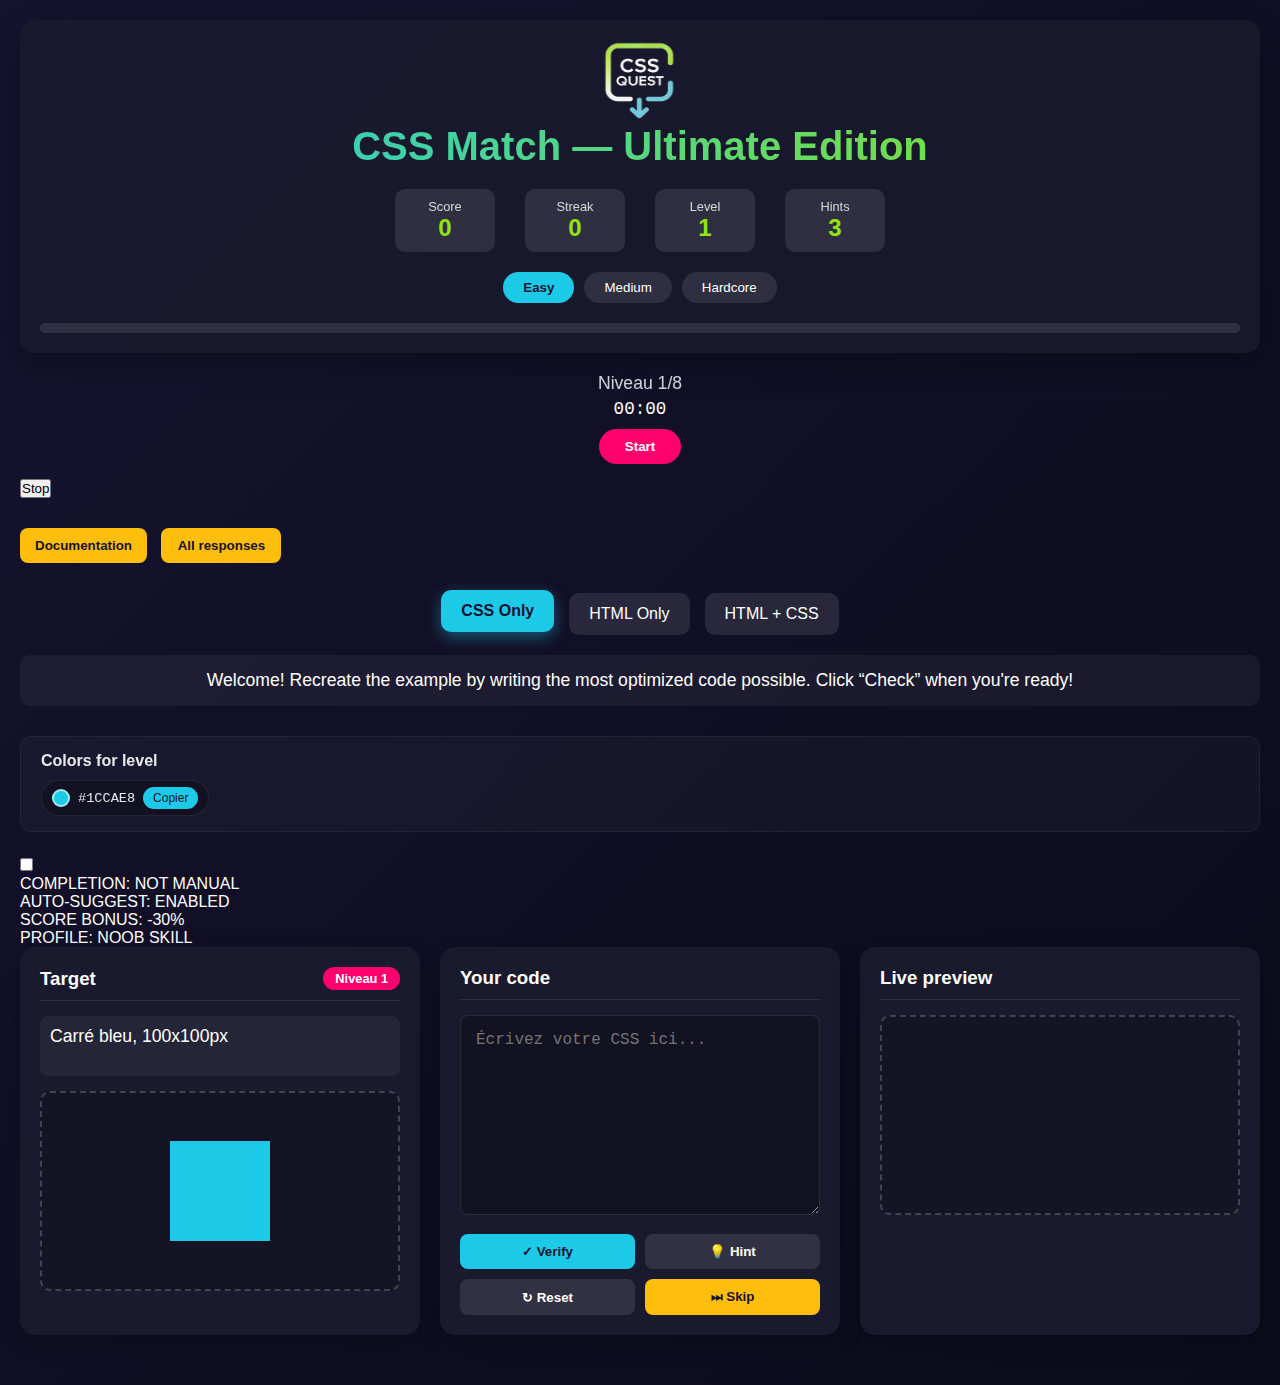
<file: index.html>
<!DOCTYPE html>
<html lang="fr">
<head>
    <meta charset="UTF-8">
    <meta name="viewport" content="width=device-width, initial-scale=1.0">
    <title>CSS Match — Ultimate Edition</title>
    <link rel="stylesheet" href="css/styles.css">
    <link rel="icon" type="image/x-icon" href="assets/logo.png">
</head>
<body>
    <div class="container">
        <div class="header">
          <img src="assets/logo.png" alt="" width="80" height="80">

            <h1>CSS Match — Ultimate Edition</h1>

            <div class="stats-bar">
                <div class="stat">
                    <span class="stat-label">Score</span>
                    <span class="stat-value" id="score">0</span>
                </div>
                <div class="stat">
                    <span class="stat-label">Streak</span>
                    <span class="stat-value" id="streak">0</span>
                </div>
                <div class="stat">
                    <span class="stat-label">Level</span>
                    <span class="stat-value" id="levelNum">1</span>
                </div>
                <div class="stat">
                    <span class="stat-label">Hints</span>
                    <span class="stat-value" id="hintsLeft">3</span>
                </div>
            </div>

            <div class="difficulty-selector">
                <button class="difficulty-btn active" onclick="setDifficulty('easy', this)">Easy</button>
                <button class="difficulty-btn" onclick="setDifficulty('medium', this)">Medium</button>
                <button class="difficulty-btn" onclick="setDifficulty('hard', this)">Hardcore</button>
            </div>

            <div class="progress-bar">
                <div class="progress-fill" id="progressFill" style="width: 0%"></div>
            </div>
        </div>

        <div class="level-counter" id="levelCounter">Level 1/8</div>
        <div class="timer" id="timerDisplay">00:00</div>
        <button id="start">Start</button>
        <button id="stop">Stop</button>

        

        <div class="achievements" id="achievements"></div>

  

          <button class="btn btn-warning"><a style="text-decoration: none; color:var(--background);" href="aide/index.html" target="_blank">Documentation</a></button>
 

          <button class="btn btn-warning" style="margin: 10px;"><a style="text-decoration: none; color:var(--background);" href="answer/index.html" target="_blank">All responses</a></button>

        <div class="level-selection">
            <button class="active" onclick="selectMode('css', this)">CSS Only</button>
            <button onclick="selectMode('html', this)">HTML Only</button>
            <button onclick="selectMode('htmlcss', this)">HTML + CSS</button>
        </div>

        <div class="instruction" id="instruction">
          Welcome! Recreate the example by writing the most optimized code possible. Click “Check” when you're ready!
        </div>
        <div class="result-message" id="resultMessage"></div>

            <!-- Palette de couleurs du niveau courant -->
            <div class="color-section">
              <h3>Colors for level</h3>
              <div class="color-palette" id="colorPalette"></div>
            </div>
  

            <!-- Checkbox -->

     
          
        <div class="checkbox-container">
          <input class="holo-checkbox-input" id="holo-check" type="checkbox" />
          <label class="holo-checkbox" for="holo-check">
            <div class="holo-box">
              <div class="holo-inner"></div>
              <div class="scan-effect"></div>
              <div class="holo-particles">
                <div class="holo-particle"></div>
                <div class="holo-particle"></div>
                <div class="holo-particle"></div>
                <div class="holo-particle"></div>
                <div class="holo-particle"></div>
                <div class="holo-particle"></div>
              </div>
        
              <div class="activation-rings">
                <div class="activation-ring"></div>
                <div class="activation-ring"></div>
                <div class="activation-ring"></div>
              </div>
        
              <div class="cube-transform">
                <div class="cube-face"></div>
                <div class="cube-face"></div>
                <div class="cube-face"></div>
                <div class="cube-face"></div>
                <div class="cube-face"></div>
                <div class="cube-face"></div>
              </div>
            </div>
        
            <div class="corner-accent"></div>
            <div class="corner-accent"></div>
            <div class="corner-accent"></div>
            <div class="corner-accent"></div>
        
            <div class="holo-glow"></div>
          </label>
        
          <div class="status-text"></div>
        
          <div class="frequency-spectrum">
            <div class="frequency-bar"></div>
            <div class="frequency-bar"></div>
            <div class="frequency-bar"></div>
            <div class="frequency-bar"></div>
            <div class="frequency-bar"></div>
            <div class="frequency-bar"></div>
            <div class="frequency-bar"></div>
            <div class="frequency-bar"></div>
            <div class="frequency-bar"></div>
            <div class="frequency-bar"></div>
            <div class="frequency-bar"></div>
            <div class="frequency-bar"></div>
            <div class="frequency-bar"></div>
            <div class="frequency-bar"></div>
            <div class="frequency-bar"></div>
            <div class="frequency-bar"></div>
            <div class="frequency-bar"></div>
            <div class="frequency-bar"></div>
            <div class="frequency-bar"></div>
            <div class="frequency-bar"></div>
          </div>
        
          <div class="data-chips">
            <div class="data-chip">COMPLETION: NOT MANUAL</div>
            <div class="data-chip">AUTO-SUGGEST: ENABLED</div>
            <div class="data-chip">SCORE BONUS: -30%</div>
            <div class="data-chip">PROFILE: NOOB SKILL</div>
          </div>
          
        </div>
        


         <!-- Checkbox -->

        

        <div class="game-container">
            <!-- Challenge Preview -->
            <div class="panel">
                <h3>
                    Target
                    <span class="level-badge" id="levelBadge">Level 1</span>
                </h3>
                <div class="challenge-description" id="challengeDesc"></div>
                <div class="preview-container">
                    <div id="challengePreview" class="preview-box"></div>
                </div>
            </div>

            <!-- Editor -->
            <div class="panel">
                <h3>Your code</h3>
                <textarea id="editor" placeholder="Écrivez votre CSS ici..."></textarea>
                <div class="actions">
                    <button class="btn btn-primary" onclick="checkAnswer()">✓ Verify</button>
                    <button class="btn btn-secondary" onclick="getHint()">💡 Hint</button>
                    <button class="btn btn-secondary" onclick="resetCode()">↻ Reset</button>
                    <button class="btn btn-warning" onclick="skipLevel()">⏭ Skip</button>
                </div>
                <div class="hint-box" id="hintBox"></div>
            </div>

            <!-- Preview -->
            <div class="panel">
                <h3>Live preview</h3>
                <div class="preview-container">
                    <div id="preview" class="preview-box"></div>
                </div>
                <div class="actions">
                 
                </div>
                <div class="comparison-view" id="comparisonView" style="display: none;"></div>
            </div>
        </div>

        

        <div class="feedback" id="feedback">
            <h2 id="feedbackTitle">Success !</h2>
            <p id="feedbackText">Good job !</p>
            <button class="btn btn-success" onclick="nextLevel()">Next Level →</button>
        </div>
    </div>

    <script src="js/script.js"></script>
</body>
</html>
</file>
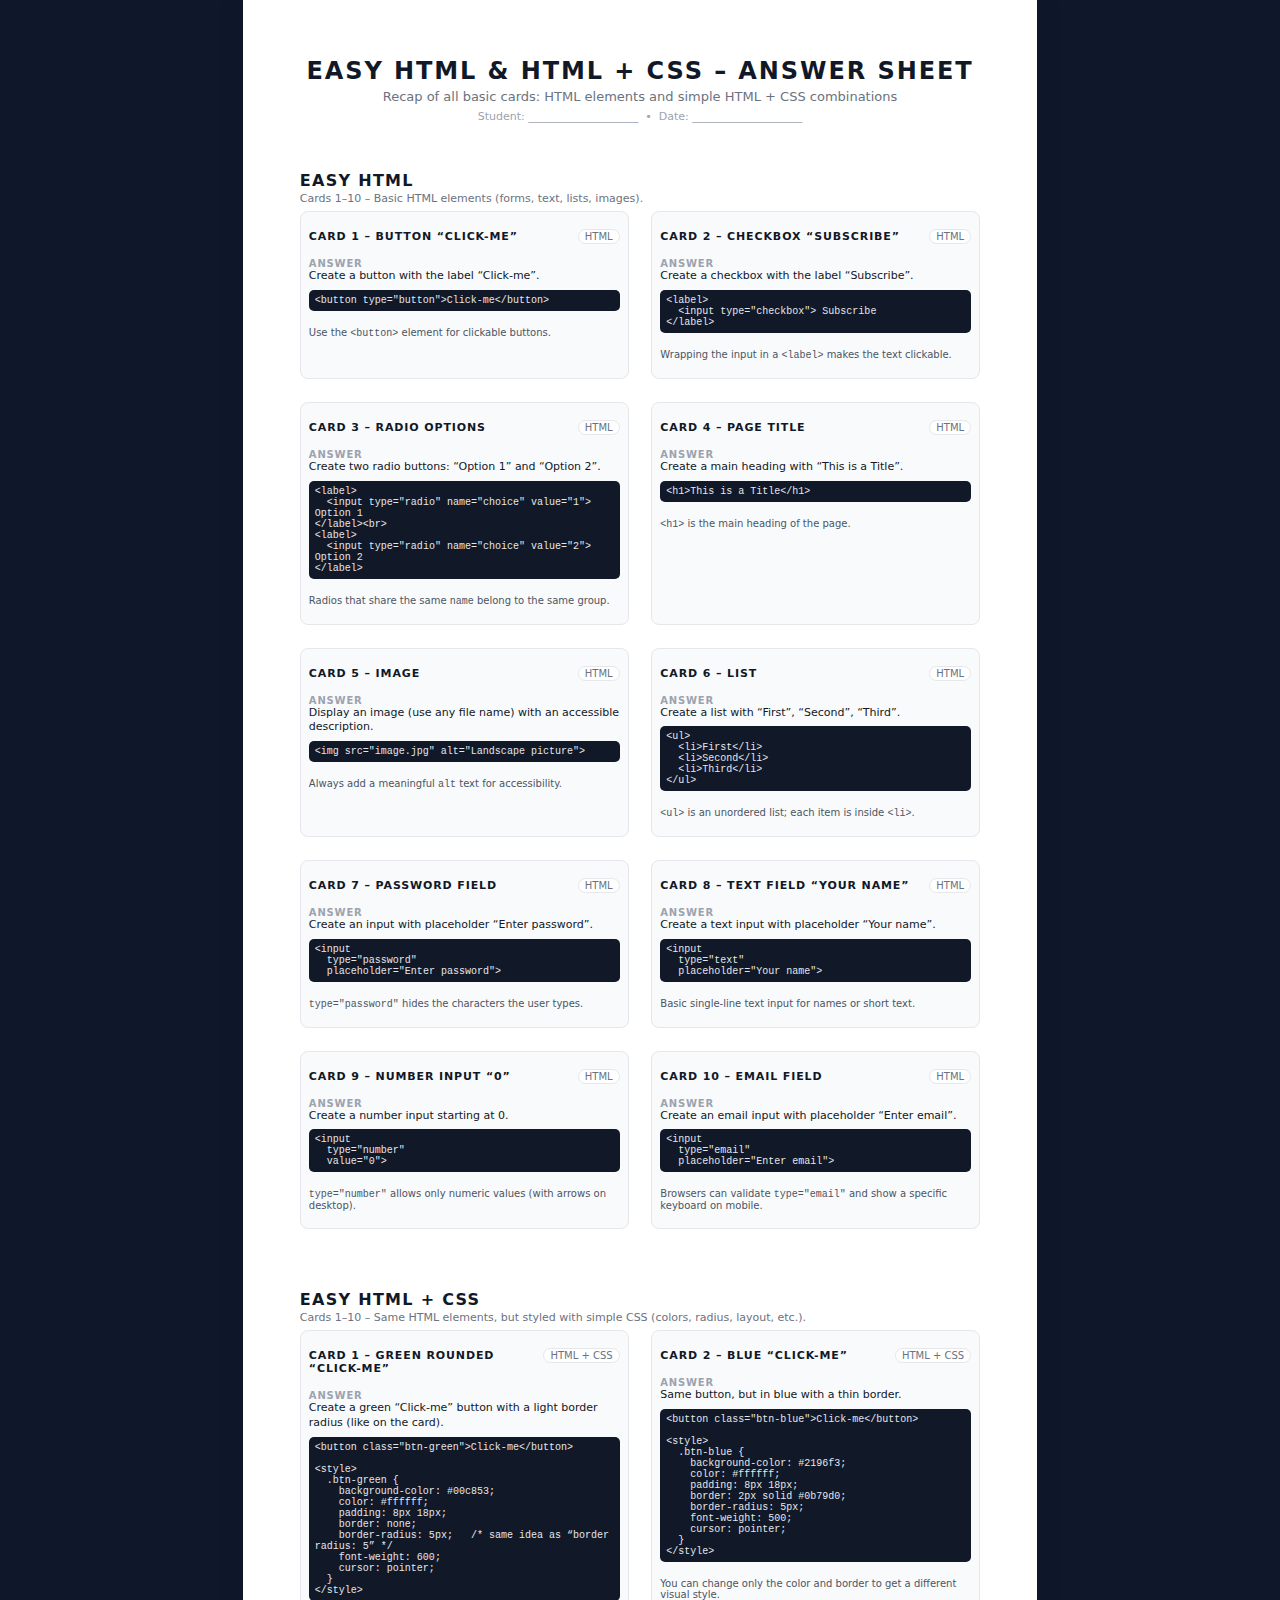
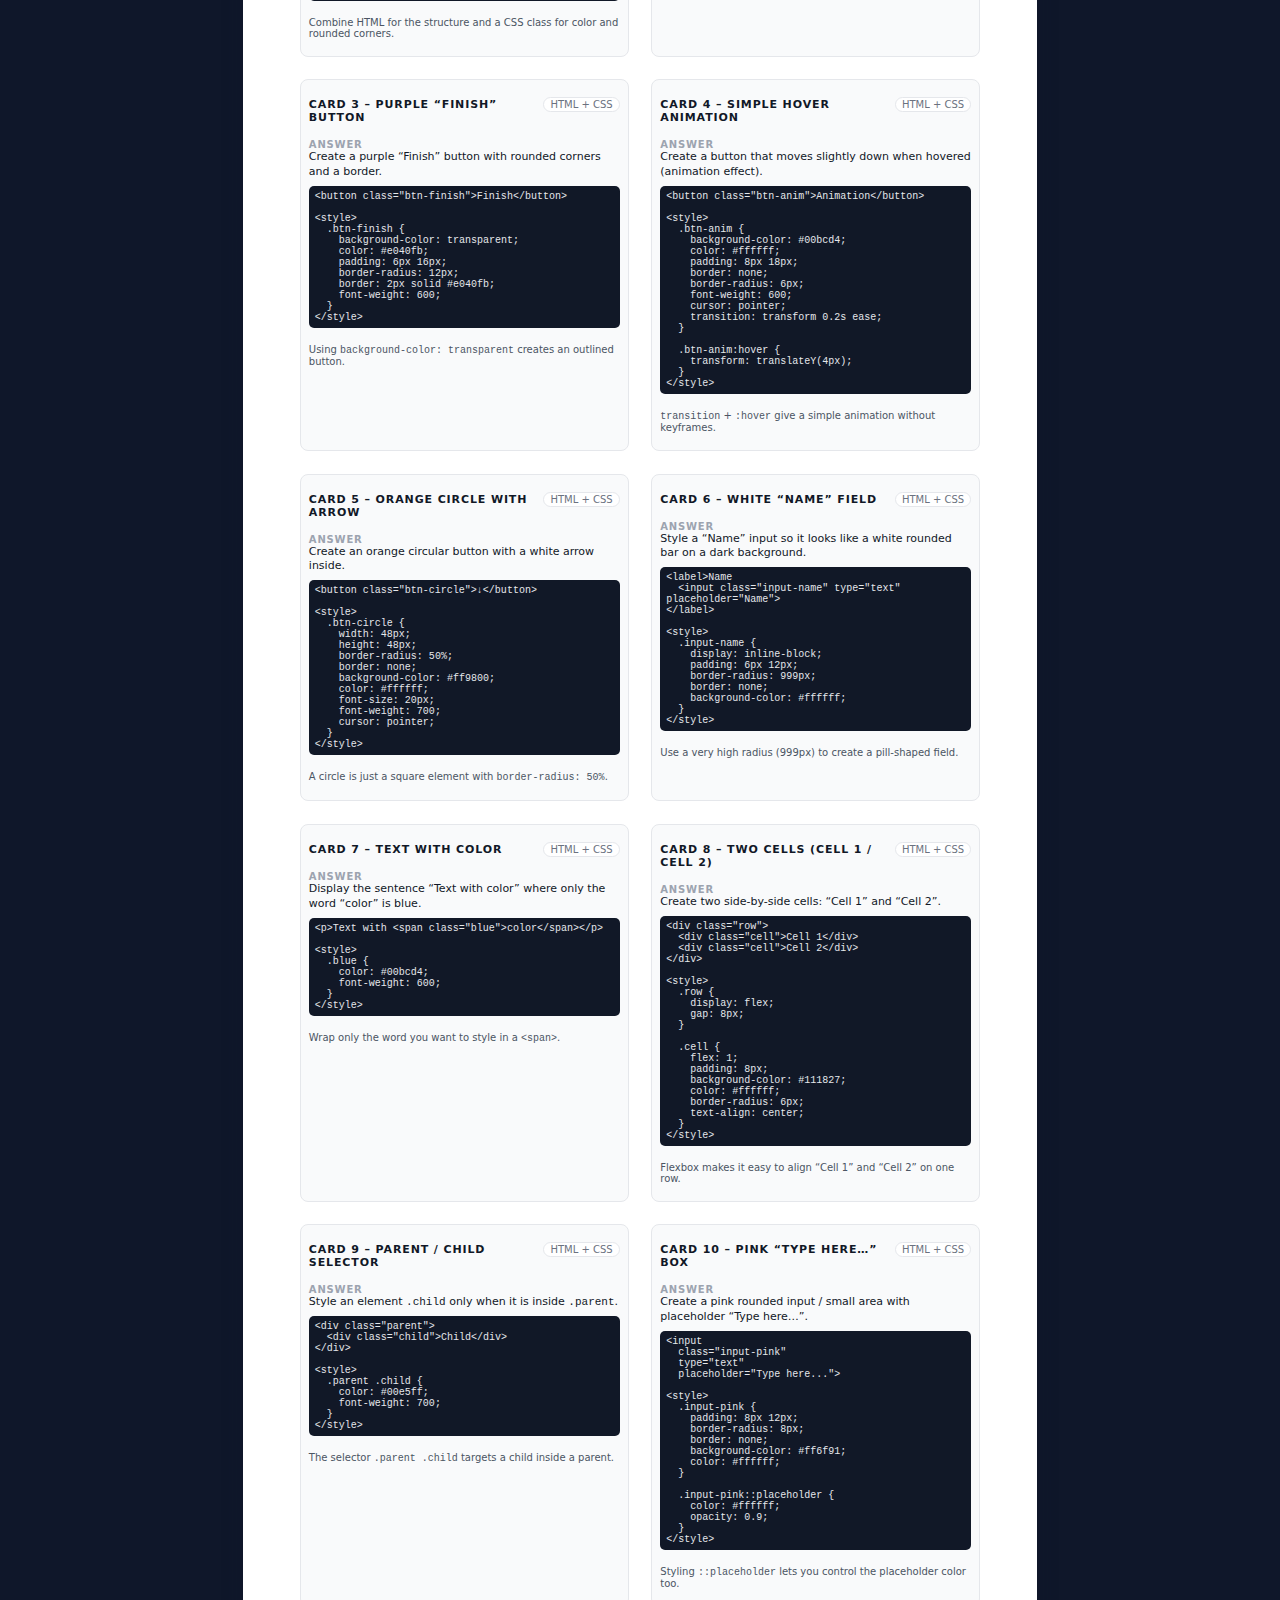
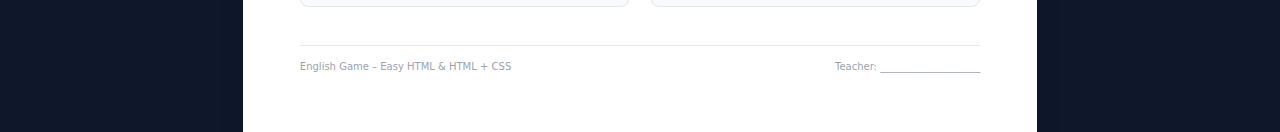
<file: test-answer.html>
<!DOCTYPE html>
<html lang="en">
<head>
  <meta charset="UTF-8" />
  <title>Easy HTML & HTML + CSS – Answer Sheet</title>
  <style>
    /* -------- Impression A4 -------- */
    @page {
      size: A4;
      margin: 0;
    }
    @media print {
      body {
        background: #ffffff;
      }
      .page {
        box-shadow: none;
        margin: 0;
        width: auto;
        min-height: auto;
        padding: 10mm;
      }
    }

    /* -------- Style global -------- */
    body {
      margin: 0;
      padding: 0;
      background: #0f172a;
      font-family: system-ui, -apple-system, BlinkMacSystemFont, "Segoe UI",
                   sans-serif;
      color: #111827;
    }

    .page {
      width: 210mm;
      min-height: 297mm;
      margin: 0 auto;
      padding: 15mm 15mm 18mm;
      box-sizing: border-box;
      background: #ffffff;
      box-shadow: 0 0 18px rgba(15, 23, 42, 0.35);
      display: flex;
      flex-direction: column;
      gap: 10mm;
    }

    /* -------- En-tête -------- */
    .header {
      text-align: center;
    }
    .title {
      font-size: 24px;
      font-weight: 700;
      letter-spacing: 0.08em;
      text-transform: uppercase;
      margin: 0 0 4px;
    }
    .subtitle {
      font-size: 13px;
      color: #6b7280;
      margin: 0;
    }
    .meta {
      margin-top: 6px;
      font-size: 11px;
      color: #9ca3af;
    }

    /* -------- Sous-titres de section -------- */
    .section-title {
      font-size: 16px;
      font-weight: 700;
      margin: 0;
      text-transform: uppercase;
      letter-spacing: 0.08em;
    }
    .section-caption {
      font-size: 11px;
      color: #6b7280;
      margin: 2px 0 6px;
    }

    /* -------- Grille cartes -------- */
    .cards-grid {
      display: grid;
      grid-template-columns: repeat(2, minmax(0, 1fr));
      gap: 6mm;
      font-size: 11px;
    }

    .card {
      border-radius: 8px;
      border: 1px solid #e5e7eb;
      padding: 7px 8px;
      background: #f9fafb;
      box-sizing: border-box;
      display: flex;
      flex-direction: column;
      gap: 4px;
      break-inside: avoid;
    }

    .card-header {
      display: flex;
      justify-content: space-between;
      align-items: baseline;
      gap: 6px;
    }
    .card-title {
      font-size: 11px;
      font-weight: 700;
      text-transform: uppercase;
      letter-spacing: 0.08em;
    }
    .card-tag {
      font-size: 10px;
      padding: 1px 6px;
      border-radius: 999px;
      border: 1px solid #e5e7eb;
      background: #ffffff;
      color: #6b7280;
      white-space: nowrap;
    }
    .card-question-label {
      font-size: 10px;
      font-weight: 600;
      text-transform: uppercase;
      letter-spacing: 0.08em;
      color: #9ca3af;
    }
    .card-question {
      font-size: 11px;
      line-height: 1.35;
      color: #111827;
      margin: 0;
    }

    pre {
      background: #111827;
      color: #e5e7eb;
      border-radius: 5px;
      padding: 5px 6px;
      font-size: 10px;
      overflow: hidden;
      white-space: pre-wrap;
      word-break: break-word;
      margin: 2px 0;
    }

    .note {
      font-size: 10px;
      color: #4b5563;
    }

    /* -------- Pied de page -------- */
    .footer {
      margin-top: auto;
      font-size: 10px;
      color: #9ca3af;
      display: flex;
      justify-content: space-between;
      border-top: 1px solid #e5e7eb;
      padding-top: 4mm;
    }

    @media screen and (max-width: 900px) {
      .page {
        width: 100%;
        min-height: 100vh;
        border-radius: 0;
      }
      .cards-grid {
        grid-template-columns: 1fr;
      }
    }
  </style>
</head>
<body>
  <div class="page">
    <header class="header">
      <h1 class="title">Easy HTML &amp; HTML + CSS – Answer Sheet</h1>
      <p class="subtitle">
        Recap of all basic cards: HTML elements and simple HTML + CSS combinations
      </p>
      <p class="meta">
        Student: ____________________ &nbsp;•&nbsp; Date: ____________________
      </p>
    </header>

    <!-- ================== SECTION 1 : EASY HTML ================== -->
    <section>
      <h2 class="section-title">Easy HTML</h2>
      <p class="section-caption">Cards 1–10 – Basic HTML elements (forms, text, lists, images).</p>

      <div class="cards-grid">
        <!-- Card 1 -->
        <article class="card">
          <div class="card-header">
            <h3 class="card-title">Card 1 – Button “Click-me”</h3>
            <span class="card-tag">HTML</span>
          </div>
          <div>
            <div class="card-question-label">Answer</div>
            <p class="card-question">Create a button with the label “Click-me”.</p>
          </div>
          <pre>&lt;button type="button"&gt;Click-me&lt;/button&gt;</pre>
          <p class="note">
            Use the <code>&lt;button&gt;</code> element for clickable buttons.
          </p>
        </article>

        <!-- Card 2 -->
        <article class="card">
          <div class="card-header">
            <h3 class="card-title">Card 2 – Checkbox “Subscribe”</h3>
            <span class="card-tag">HTML</span>
          </div>
          <div>
            <div class="card-question-label">Answer</div>
            <p class="card-question">Create a checkbox with the label “Subscribe”.</p>
          </div>
          <pre>&lt;label&gt;
  &lt;input type="checkbox"&gt; Subscribe
&lt;/label&gt;</pre>
          <p class="note">
            Wrapping the input in a <code>&lt;label&gt;</code> makes the text clickable.
          </p>
        </article>

        <!-- Card 3 -->
        <article class="card">
          <div class="card-header">
            <h3 class="card-title">Card 3 – Radio options</h3>
            <span class="card-tag">HTML</span>
          </div>
          <div>
            <div class="card-question-label">Answer</div>
            <p class="card-question">
              Create two radio buttons: “Option 1” and “Option 2”.
            </p>
          </div>
          <pre>&lt;label&gt;
  &lt;input type="radio" name="choice" value="1"&gt; Option 1
&lt;/label&gt;&lt;br&gt;
&lt;label&gt;
  &lt;input type="radio" name="choice" value="2"&gt; Option 2
&lt;/label&gt;</pre>
          <p class="note">
            Radios that share the same <code>name</code> belong to the same group.
          </p>
        </article>

        <!-- Card 4 -->
        <article class="card">
          <div class="card-header">
            <h3 class="card-title">Card 4 – Page title</h3>
            <span class="card-tag">HTML</span>
          </div>
          <div>
            <div class="card-question-label">Answer</div>
            <p class="card-question">Create a main heading with “This is a Title”.</p>
          </div>
          <pre>&lt;h1&gt;This is a Title&lt;/h1&gt;</pre>
          <p class="note">
            <code>&lt;h1&gt;</code> is the main heading of the page.
          </p>
        </article>

        <!-- Card 5 -->
        <article class="card">
          <div class="card-header">
            <h3 class="card-title">Card 5 – Image</h3>
            <span class="card-tag">HTML</span>
          </div>
          <div>
            <div class="card-question-label">Answer</div>
            <p class="card-question">
              Display an image (use any file name) with an accessible description.
            </p>
          </div>
          <pre>&lt;img src="image.jpg" alt="Landscape picture"&gt;</pre>
          <p class="note">
            Always add a meaningful <code>alt</code> text for accessibility.
          </p>
        </article>

        <!-- Card 6 -->
        <article class="card">
          <div class="card-header">
            <h3 class="card-title">Card 6 – List</h3>
            <span class="card-tag">HTML</span>
          </div>
          <div>
            <div class="card-question-label">Answer</div>
            <p class="card-question">Create a list with “First”, “Second”, “Third”.</p>
          </div>
          <pre>&lt;ul&gt;
  &lt;li&gt;First&lt;/li&gt;
  &lt;li&gt;Second&lt;/li&gt;
  &lt;li&gt;Third&lt;/li&gt;
&lt;/ul&gt;</pre>
          <p class="note">
            <code>&lt;ul&gt;</code> is an unordered list; each item is inside <code>&lt;li&gt;</code>.
          </p>
        </article>

        <!-- Card 7 -->
        <article class="card">
          <div class="card-header">
            <h3 class="card-title">Card 7 – Password field</h3>
            <span class="card-tag">HTML</span>
          </div>
          <div>
            <div class="card-question-label">Answer</div>
            <p class="card-question">
              Create an input with placeholder “Enter password”.
            </p>
          </div>
          <pre>&lt;input
  type="password"
  placeholder="Enter password"&gt;</pre>
          <p class="note">
            <code>type="password"</code> hides the characters the user types.
          </p>
        </article>

        <!-- Card 8 -->
        <article class="card">
          <div class="card-header">
            <h3 class="card-title">Card 8 – Text field “Your name”</h3>
            <span class="card-tag">HTML</span>
          </div>
          <div>
            <div class="card-question-label">Answer</div>
            <p class="card-question">
              Create a text input with placeholder “Your name”.
            </p>
          </div>
          <pre>&lt;input
  type="text"
  placeholder="Your name"&gt;</pre>
          <p class="note">
            Basic single-line text input for names or short text.
          </p>
        </article>

        <!-- Card 9 -->
        <article class="card">
          <div class="card-header">
            <h3 class="card-title">Card 9 – Number input “0”</h3>
            <span class="card-tag">HTML</span>
          </div>
          <div>
            <div class="card-question-label">Answer</div>
            <p class="card-question">
              Create a number input starting at 0.
            </p>
          </div>
          <pre>&lt;input
  type="number"
  value="0"&gt;</pre>
          <p class="note">
            <code>type="number"</code> allows only numeric values (with arrows on desktop).
          </p>
        </article>

        <!-- Card 10 -->
        <article class="card">
          <div class="card-header">
            <h3 class="card-title">Card 10 – Email field</h3>
            <span class="card-tag">HTML</span>
          </div>
          <div>
            <div class="card-question-label">Answer</div>
            <p class="card-question">
              Create an email input with placeholder “Enter email”.
            </p>
          </div>
          <pre>&lt;input
  type="email"
  placeholder="Enter email"&gt;</pre>
          <p class="note">
            Browsers can validate <code>type="email"</code> and show a specific keyboard on mobile.
          </p>
        </article>
      </div>
    </section>

    <!-- ================== SECTION 2 : EASY HTML + CSS ================== -->
    <section>
      <h2 class="section-title" style="margin-top: 6mm;">Easy HTML + CSS</h2>
      <p class="section-caption">
        Cards 1–10 – Same HTML elements, but styled with simple CSS (colors, radius, layout, etc.).
      </p>

      <div class="cards-grid">
        <!-- H+C Card 1 -->
        <article class="card">
          <div class="card-header">
            <h3 class="card-title">Card 1 – Green rounded “Click-me”</h3>
            <span class="card-tag">HTML + CSS</span>
          </div>
          <div>
            <div class="card-question-label">Answer</div>
            <p class="card-question">
              Create a green “Click-me” button with a light border radius (like on the card).
            </p>
          </div>
          <pre>&lt;button class="btn-green"&gt;Click-me&lt;/button&gt;

&lt;style&gt;
  .btn-green {
    background-color: #00c853;
    color: #ffffff;
    padding: 8px 18px;
    border: none;
    border-radius: 5px;   /* same idea as “border radius: 5” */
    font-weight: 600;
    cursor: pointer;
  }
&lt;/style&gt;</pre>
          <p class="note">
            Combine HTML for the structure and a CSS class for color and rounded corners.
          </p>
        </article>

        <!-- H+C Card 2 -->
        <article class="card">
          <div class="card-header">
            <h3 class="card-title">Card 2 – Blue “Click-me”</h3>
            <span class="card-tag">HTML + CSS</span>
          </div>
          <div>
            <div class="card-question-label">Answer</div>
            <p class="card-question">
              Same button, but in blue with a thin border.
            </p>
          </div>
          <pre>&lt;button class="btn-blue"&gt;Click-me&lt;/button&gt;

&lt;style&gt;
  .btn-blue {
    background-color: #2196f3;
    color: #ffffff;
    padding: 8px 18px;
    border: 2px solid #0b79d0;
    border-radius: 5px;
    font-weight: 500;
    cursor: pointer;
  }
&lt;/style&gt;</pre>
          <p class="note">
            You can change only the color and border to get a different visual style.
          </p>
        </article>

        <!-- H+C Card 3 -->
        <article class="card">
          <div class="card-header">
            <h3 class="card-title">Card 3 – Purple “Finish” button</h3>
            <span class="card-tag">HTML + CSS</span>
          </div>
          <div>
            <div class="card-question-label">Answer</div>
            <p class="card-question">
              Create a purple “Finish” button with rounded corners and a border.
            </p>
          </div>
          <pre>&lt;button class="btn-finish"&gt;Finish&lt;/button&gt;

&lt;style&gt;
  .btn-finish {
    background-color: transparent;
    color: #e040fb;
    padding: 6px 16px;
    border-radius: 12px;
    border: 2px solid #e040fb;
    font-weight: 600;
  }
&lt;/style&gt;</pre>
          <p class="note">
            Using <code>background-color: transparent</code> creates an outlined button.
          </p>
        </article>

        <!-- H+C Card 4 -->
        <article class="card">
          <div class="card-header">
            <h3 class="card-title">Card 4 – Simple hover animation</h3>
            <span class="card-tag">HTML + CSS</span>
          </div>
          <div>
            <div class="card-question-label">Answer</div>
            <p class="card-question">
              Create a button that moves slightly down when hovered (animation effect).
            </p>
          </div>
          <pre>&lt;button class="btn-anim"&gt;Animation&lt;/button&gt;

&lt;style&gt;
  .btn-anim {
    background-color: #00bcd4;
    color: #ffffff;
    padding: 8px 18px;
    border: none;
    border-radius: 6px;
    font-weight: 600;
    cursor: pointer;
    transition: transform 0.2s ease;
  }

  .btn-anim:hover {
    transform: translateY(4px);
  }
&lt;/style&gt;</pre>
          <p class="note">
            <code>transition</code> + <code>:hover</code> give a simple animation without keyframes.
          </p>
        </article>

        <!-- H+C Card 5 -->
        <article class="card">
          <div class="card-header">
            <h3 class="card-title">Card 5 – Orange circle with arrow</h3>
            <span class="card-tag">HTML + CSS</span>
          </div>
          <div>
            <div class="card-question-label">Answer</div>
            <p class="card-question">
              Create an orange circular button with a white arrow inside.
            </p>
          </div>
          <pre>&lt;button class="btn-circle"&gt;↓&lt;/button&gt;

&lt;style&gt;
  .btn-circle {
    width: 48px;
    height: 48px;
    border-radius: 50%;
    border: none;
    background-color: #ff9800;
    color: #ffffff;
    font-size: 20px;
    font-weight: 700;
    cursor: pointer;
  }
&lt;/style&gt;</pre>
          <p class="note">
            A circle is just a square element with <code>border-radius: 50%</code>.
          </p>
        </article>

        <!-- H+C Card 6 -->
        <article class="card">
          <div class="card-header">
            <h3 class="card-title">Card 6 – White “Name” field</h3>
            <span class="card-tag">HTML + CSS</span>
          </div>
          <div>
            <div class="card-question-label">Answer</div>
            <p class="card-question">
              Style a “Name” input so it looks like a white rounded bar on a dark background.
            </p>
          </div>
          <pre>&lt;label&gt;Name
  &lt;input class="input-name" type="text" placeholder="Name"&gt;
&lt;/label&gt;

&lt;style&gt;
  .input-name {
    display: inline-block;
    padding: 6px 12px;
    border-radius: 999px;
    border: none;
    background-color: #ffffff;
  }
&lt;/style&gt;</pre>
          <p class="note">
            Use a very high radius (999px) to create a pill-shaped field.
          </p>
        </article>

        <!-- H+C Card 7 -->
        <article class="card">
          <div class="card-header">
            <h3 class="card-title">Card 7 – Text with color</h3>
            <span class="card-tag">HTML + CSS</span>
          </div>
          <div>
            <div class="card-question-label">Answer</div>
            <p class="card-question">
              Display the sentence “Text with color” where only the word “color” is blue.
            </p>
          </div>
          <pre>&lt;p&gt;Text with &lt;span class="blue"&gt;color&lt;/span&gt;&lt;/p&gt;

&lt;style&gt;
  .blue {
    color: #00bcd4;
    font-weight: 600;
  }
&lt;/style&gt;</pre>
          <p class="note">
            Wrap only the word you want to style in a <code>&lt;span&gt;</code>.
          </p>
        </article>

        <!-- H+C Card 8 -->
        <article class="card">
          <div class="card-header">
            <h3 class="card-title">Card 8 – Two cells (Cell 1 / Cell 2)</h3>
            <span class="card-tag">HTML + CSS</span>
          </div>
          <div>
            <div class="card-question-label">Answer</div>
            <p class="card-question">
              Create two side-by-side cells: “Cell 1” and “Cell 2”.
            </p>
          </div>
          <pre>&lt;div class="row"&gt;
  &lt;div class="cell"&gt;Cell 1&lt;/div&gt;
  &lt;div class="cell"&gt;Cell 2&lt;/div&gt;
&lt;/div&gt;

&lt;style&gt;
  .row {
    display: flex;
    gap: 8px;
  }

  .cell {
    flex: 1;
    padding: 8px;
    background-color: #111827;
    color: #ffffff;
    border-radius: 6px;
    text-align: center;
  }
&lt;/style&gt;</pre>
          <p class="note">
            Flexbox makes it easy to align “Cell 1” and “Cell 2” on one row.
          </p>
        </article>

        <!-- H+C Card 9 -->
        <article class="card">
          <div class="card-header">
            <h3 class="card-title">Card 9 – Parent / child selector</h3>
            <span class="card-tag">HTML + CSS</span>
          </div>
          <div>
            <div class="card-question-label">Answer</div>
            <p class="card-question">
              Style an element <code>.child</code> only when it is inside <code>.parent</code>.
            </p>
          </div>
          <pre>&lt;div class="parent"&gt;
  &lt;div class="child"&gt;Child&lt;/div&gt;
&lt;/div&gt;

&lt;style&gt;
  .parent .child {
    color: #00e5ff;
    font-weight: 700;
  }
&lt;/style&gt;</pre>
          <p class="note">
            The selector <code>.parent .child</code> targets a child inside a parent.
          </p>
        </article>

        <!-- H+C Card 10 -->
        <article class="card">
          <div class="card-header">
            <h3 class="card-title">Card 10 – Pink “Type here…” box</h3>
            <span class="card-tag">HTML + CSS</span>
          </div>
          <div>
            <div class="card-question-label">Answer</div>
            <p class="card-question">
              Create a pink rounded input / small area with placeholder “Type here…”.
            </p>
          </div>
          <pre>&lt;input
  class="input-pink"
  type="text"
  placeholder="Type here..."&gt;

&lt;style&gt;
  .input-pink {
    padding: 8px 12px;
    border-radius: 8px;
    border: none;
    background-color: #ff6f91;
    color: #ffffff;
  }

  .input-pink::placeholder {
    color: #ffffff;
    opacity: 0.9;
  }
&lt;/style&gt;</pre>
          <p class="note">
            Styling <code>::placeholder</code> lets you control the placeholder color too.
          </p>
        </article>
      </div>
    </section>

    <footer class="footer">
      <span>English Game – Easy HTML &amp; HTML + CSS</span>
      <span>Teacher: ____________________</span>
    </footer>
  </div>

</body>
</html>
</file>
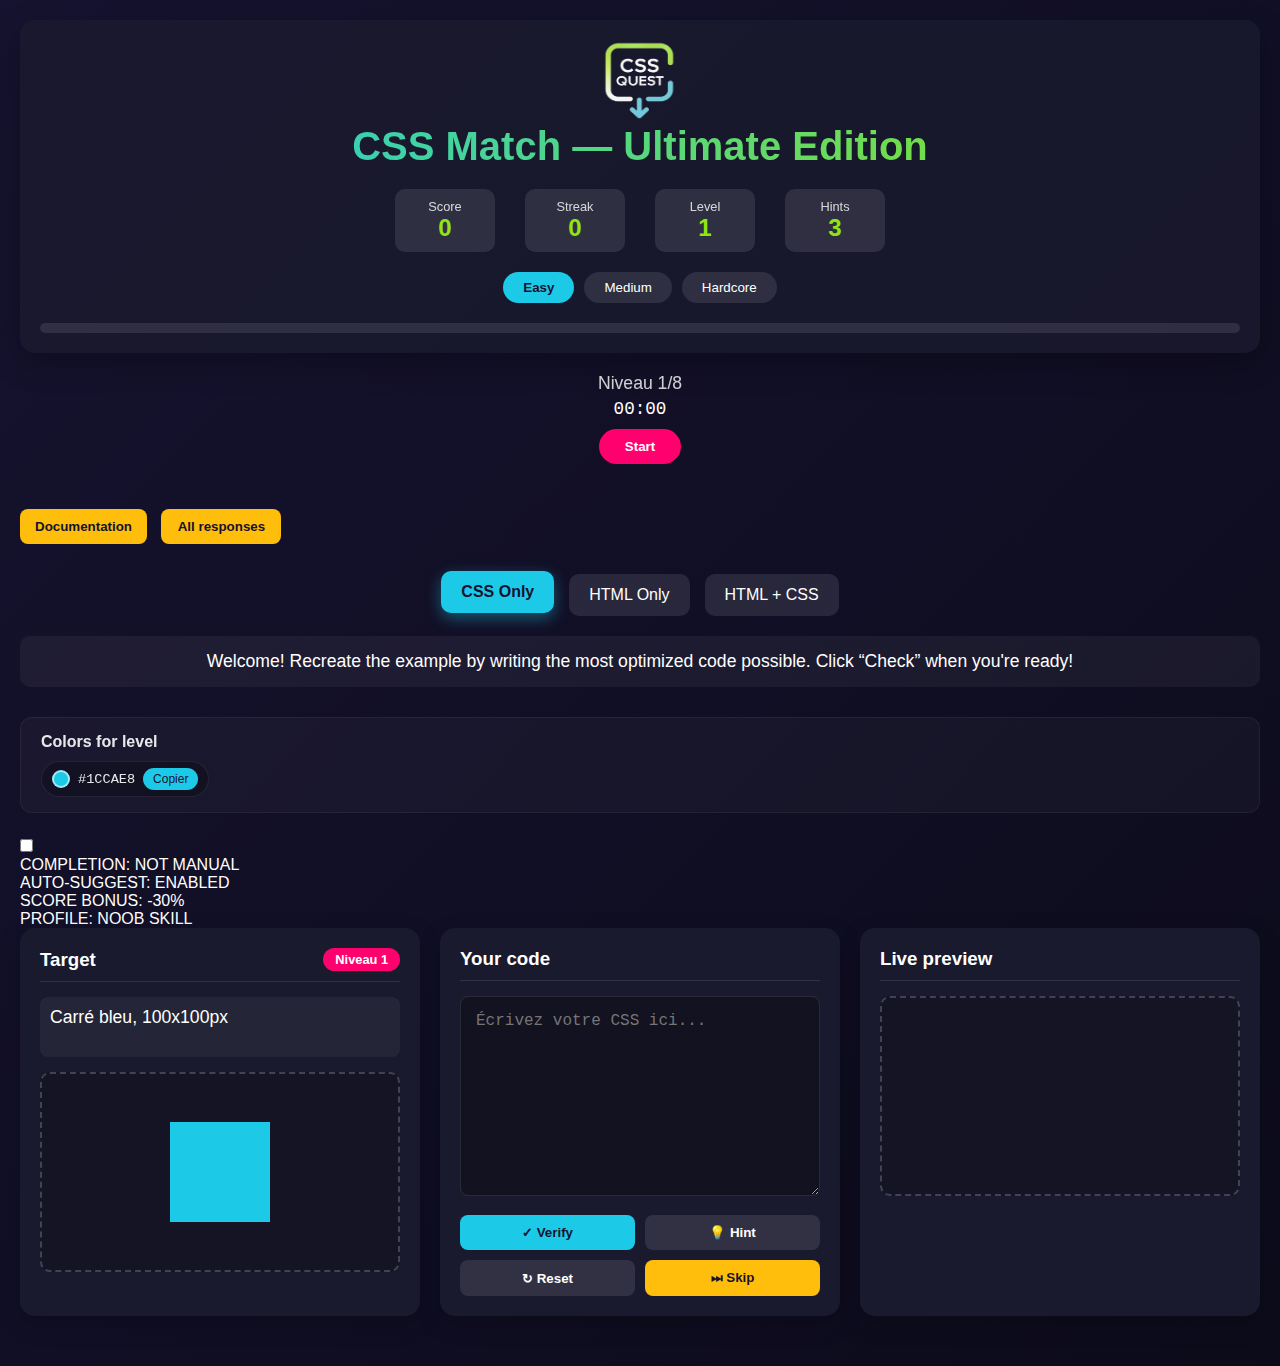
<file: test.html>
<!DOCTYPE html>
<html lang="fr">
<head>
    <meta charset="UTF-8">
    <meta name="viewport" content="width=device-width, initial-scale=1.0">
    <title>CSS Match — Ultimate Edition</title>
    <link rel="stylesheet" href="css/styles.css">
    <link rel="icon" type="image/x-icon" href="assets/logo.png">
</head>
<body>
    <div class="container">
        <div class="header">
          <img src="assets/logo.png" alt="" width="80" height="80">

            <h1>CSS Match — Ultimate Edition</h1>

            <div class="stats-bar">
                <div class="stat">
                    <span class="stat-label">Score</span>
                    <span class="stat-value" id="score">0</span>
                </div>
                <div class="stat">
                    <span class="stat-label">Streak</span>
                    <span class="stat-value" id="streak">0</span>
                </div>
                <div class="stat">
                    <span class="stat-label">Level</span>
                    <span class="stat-value" id="levelNum">1</span>
                </div>
                <div class="stat">
                    <span class="stat-label">Hints</span>
                    <span class="stat-value" id="hintsLeft">3</span>
                </div>
            </div>

            <div class="difficulty-selector">
                <button class="difficulty-btn active" onclick="setDifficulty('easy', this)">Easy</button>
                <button class="difficulty-btn" onclick="setDifficulty('medium', this)">Medium</button>
                <button class="difficulty-btn" onclick="setDifficulty('hard', this)">Hardcore</button>
            </div>

            <div class="progress-bar">
                <div class="progress-fill" id="progressFill" style="width: 0%"></div>
            </div>
        </div>

        <div class="level-counter" id="levelCounter">Level 1/8</div>
        <div class="timer" id="timerDisplay">00:00</div>
        <button id="start">Start</button>

        <div class="result-message" id="resultMessage"></div>

        <div class="achievements" id="achievements"></div>

  

          <button class="btn btn-warning"><a style="text-decoration: none; color:var(--background);" href="https://www.w3schools.com/html/html_css.asp" target="_blank">Documentation</a></button>
 

          <button class="btn btn-warning" style="margin: 10px;"><a style="text-decoration: none; color:var(--background);" href="https://xinshen-zheng.mds-paris.yt/" target="_blank">All responses</a></button>

        <div class="level-selection">
            <button class="active" onclick="selectMode('css', this)">CSS Only</button>
            <button onclick="selectMode('html', this)">HTML Only</button>
            <button onclick="selectMode('htmlcss', this)">HTML + CSS</button>
        </div>

        <div class="instruction" id="instruction">
          Welcome! Recreate the example by writing the most optimized code possible. Click “Check” when you're ready!
        </div>

            <!-- Palette de couleurs du niveau courant -->
            <div class="color-section">
              <h3>Colors for level</h3>
              <div class="color-palette" id="colorPalette"></div>
            </div>
  

            <!-- Checkbox -->

     
          
        <div class="checkbox-container">
          <input class="holo-checkbox-input" id="holo-check" type="checkbox" />
          <label class="holo-checkbox" for="holo-check">
            <div class="holo-box">
              <div class="holo-inner"></div>
              <div class="scan-effect"></div>
              <div class="holo-particles">
                <div class="holo-particle"></div>
                <div class="holo-particle"></div>
                <div class="holo-particle"></div>
                <div class="holo-particle"></div>
                <div class="holo-particle"></div>
                <div class="holo-particle"></div>
              </div>
        
              <div class="activation-rings">
                <div class="activation-ring"></div>
                <div class="activation-ring"></div>
                <div class="activation-ring"></div>
              </div>
        
              <div class="cube-transform">
                <div class="cube-face"></div>
                <div class="cube-face"></div>
                <div class="cube-face"></div>
                <div class="cube-face"></div>
                <div class="cube-face"></div>
                <div class="cube-face"></div>
              </div>
            </div>
        
            <div class="corner-accent"></div>
            <div class="corner-accent"></div>
            <div class="corner-accent"></div>
            <div class="corner-accent"></div>
        
            <div class="holo-glow"></div>
          </label>
        
          <div class="status-text"></div>
        
          <div class="frequency-spectrum">
            <div class="frequency-bar"></div>
            <div class="frequency-bar"></div>
            <div class="frequency-bar"></div>
            <div class="frequency-bar"></div>
            <div class="frequency-bar"></div>
            <div class="frequency-bar"></div>
            <div class="frequency-bar"></div>
            <div class="frequency-bar"></div>
            <div class="frequency-bar"></div>
            <div class="frequency-bar"></div>
            <div class="frequency-bar"></div>
            <div class="frequency-bar"></div>
            <div class="frequency-bar"></div>
            <div class="frequency-bar"></div>
            <div class="frequency-bar"></div>
            <div class="frequency-bar"></div>
            <div class="frequency-bar"></div>
            <div class="frequency-bar"></div>
            <div class="frequency-bar"></div>
            <div class="frequency-bar"></div>
          </div>
        
          <div class="data-chips">
            <div class="data-chip">COMPLETION: NOT MANUAL</div>
            <div class="data-chip">AUTO-SUGGEST: ENABLED</div>
            <div class="data-chip">SCORE BONUS: -30%</div>
            <div class="data-chip">PROFILE: NOOB SKILL</div>
          </div>
          
        </div>
        


         <!-- Checkbox -->

        

        <div class="game-container">
            <!-- Challenge Preview -->
            <div class="panel">
                <h3>
                    Target
                    <span class="level-badge" id="levelBadge">Level 1</span>
                </h3>
                <div class="challenge-description" id="challengeDesc"></div>
                <div class="preview-container">
                    <div id="challengePreview" class="preview-box"></div>
                </div>
            </div>

            <!-- Editor -->
            <div class="panel">
                <h3>Your code</h3>
                <textarea id="editor" placeholder="Écrivez votre CSS ici..."></textarea>
                <div class="actions">
                    <button class="btn btn-primary" onclick="checkAnswer()">✓ Verify</button>
                    <button class="btn btn-secondary" onclick="getHint()">💡 Hint</button>
                    <button class="btn btn-secondary" onclick="resetCode()">↻ Reset</button>
                    <button class="btn btn-warning" onclick="skipLevel()">⏭ Skip</button>
                </div>
                <div class="hint-box" id="hintBox"></div>
            </div>

            <!-- Preview -->
            <div class="panel">
                <h3>Live preview</h3>
                <div class="preview-container">
                    <div id="preview" class="preview-box"></div>
                </div>
                <div class="actions">
                 
                </div>
                <div class="comparison-view" id="comparisonView" style="display: none;"></div>
            </div>
        </div>

        

        <div class="feedback" id="feedback">
            <h2 id="feedbackTitle">Success !</h2>
            <p id="feedbackText">Good job !</p>
            <button class="btn btn-success" onclick="nextLevel()">Next Level →</button>
        </div>
    </div>

    <script src="js/script.js"></script>
</body>
</html>
</file>
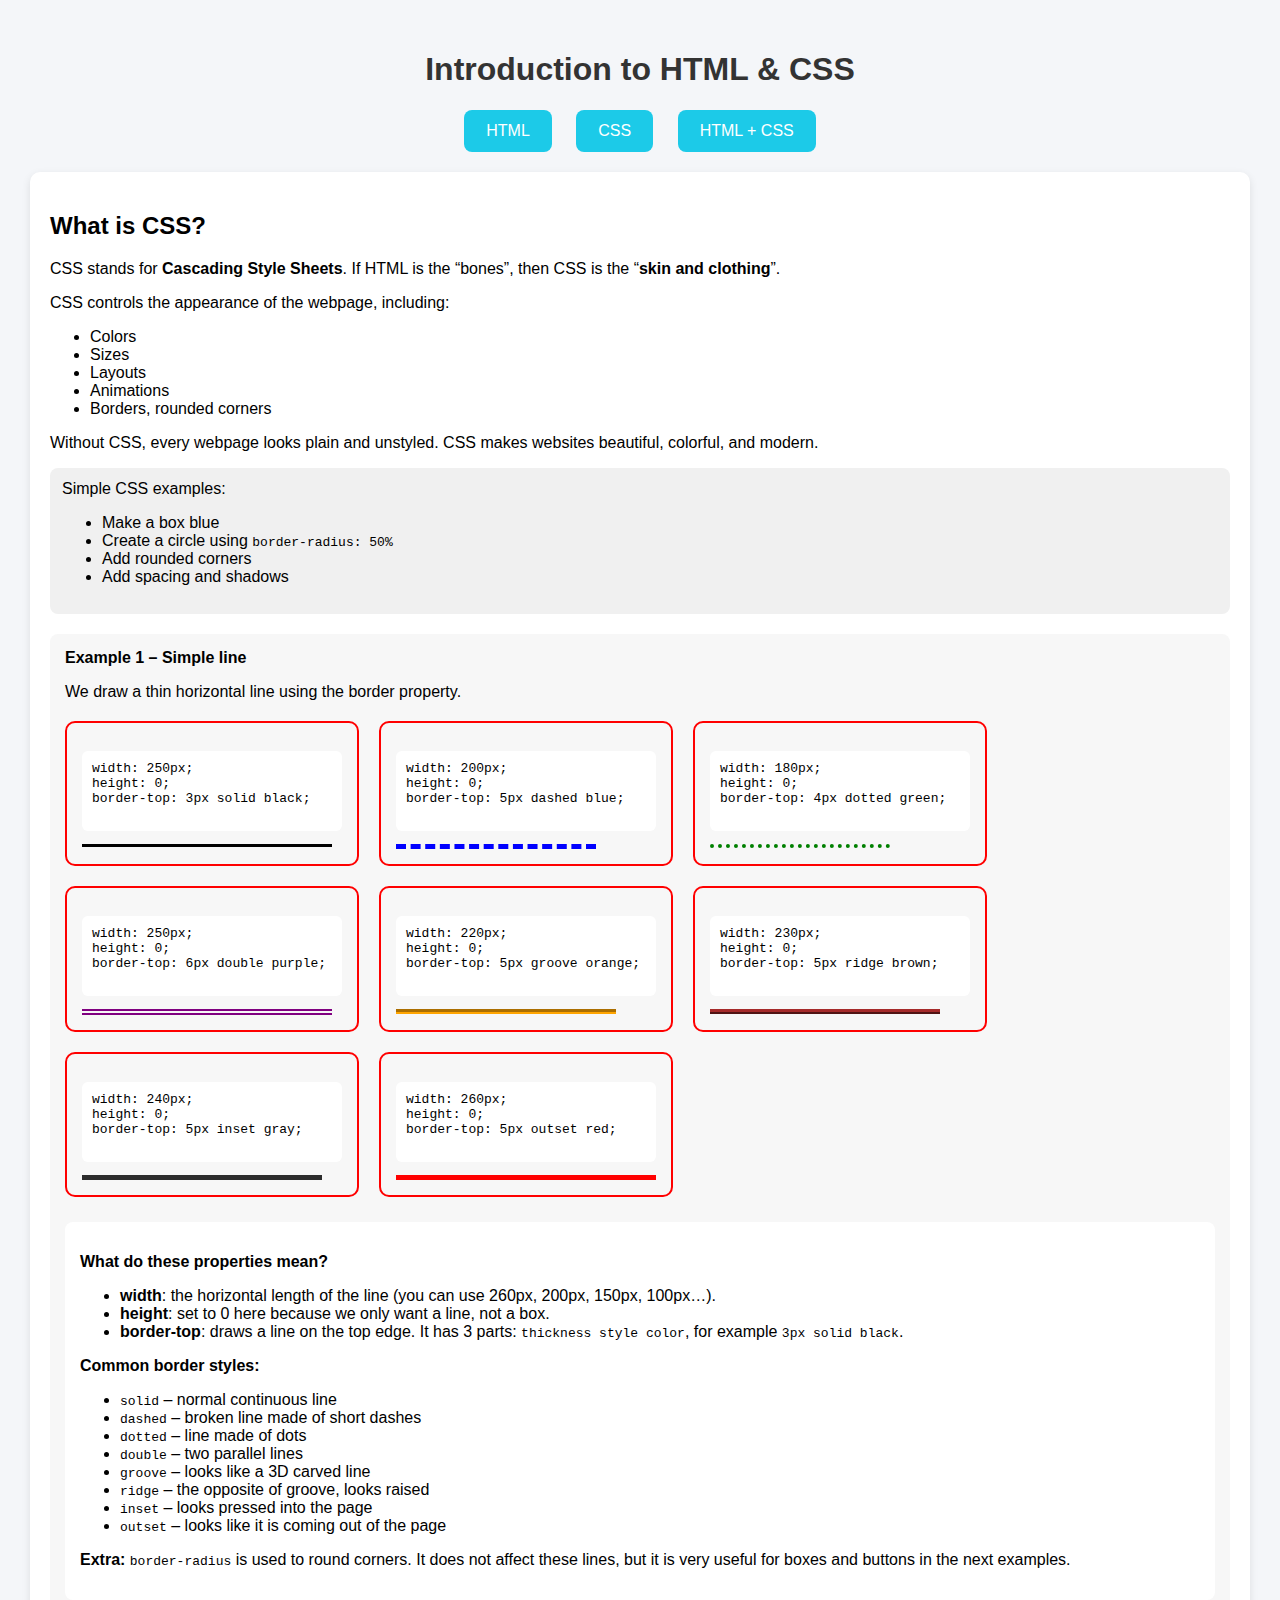
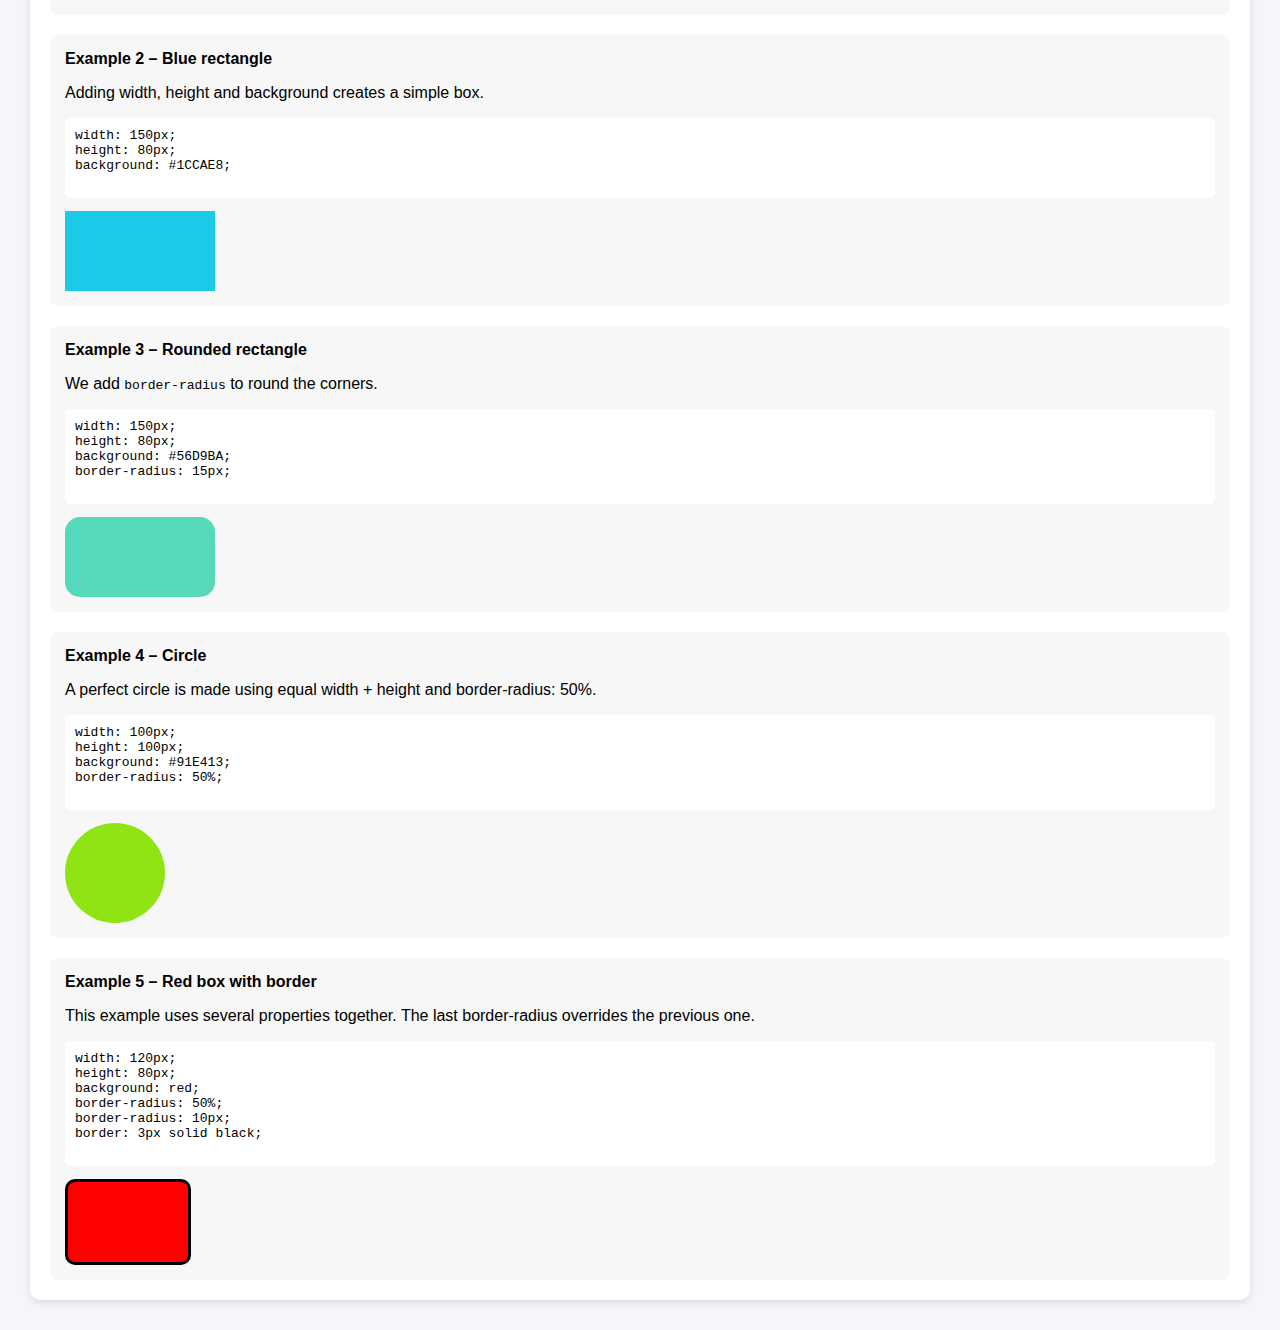
<file: aide/aide_easy copy.html>
<!DOCTYPE html>
<html lang="en">
<head>
  <meta charset="UTF-8" />
  <title>Introduction to HTML & CSS</title>
  <style>
    body {
      margin: 0;
      padding: 30px;
      background: #f4f6f9;
      font-family: Arial, sans-serif;
    }

    h1 {
      text-align: center;
      color: #333;
    }

    /* Buttons */
    .menu {
      text-align: center;
      margin: 20px 0;
    }

    .menu button {
      margin: 0 10px;
      padding: 12px 22px;
      font-size: 16px;
      border: none;
      background: #1ccae8;
      color: white;
      border-radius: 8px;
      cursor: pointer;
      transition: 0.3s;
    }

    .menu button:hover {
      background: #91e413;
      transform: scale(1.05);
    }

    /* Content sections */
    .section {
      display: none;
      background: white;
      padding: 20px;
      margin-top: 20px;
      border-radius: 10px;
      box-shadow: 0 3px 8px rgba(0,0,0,0.1);
    }

    .example {
      margin-top: 15px;
      background: #f0f0f0;
      padding: 12px;
      border-radius: 8px;
    }
  </style>
</head>
<body>

<h1>Introduction to HTML & CSS</h1>

<div class="menu">
  <button onclick="showSection('html')">HTML</button>
  <button onclick="showSection('css')">CSS</button>
  <button onclick="showSection('htmlcss')">HTML + CSS</button>
</div>

<!-- HTML Section -->
<div id="html" class="section">
  <h2>What is HTML?</h2>
  <p>
    HTML stands for <strong>HyperText Markup Language</strong>.  
    It is the basic structure of every website.  
    When you create a webpage, HTML decides:
  </p>

  <ul>
    <li>What text appears</li>
    <li>Where the images go</li>
    <li>What buttons or links exist</li>
    <li>How the page is organized</li>
  </ul>

  <p>
    Think of HTML as the “<strong>bones</strong>” of a website —  
    everything you see on a page exists because HTML creates it.
  </p>

  <div class="example">
    Example elements:
    <ul>
      <li><code>&lt;h1&gt;Title&lt;/h1&gt;</code> → page title</li>
      <li><code>&lt;p&gt;Paragraph&lt;/p&gt;</code> → text block</li>
      <li><code>&lt;button&gt;Click&lt;/button&gt;</code> → button</li>
      <li><code>&lt;img&gt;</code> → image</li>
    </ul>
  </div>
</div>

<!-- CSS Section -->
<div id="css" class="section" style="display: block;">
  <h2>What is CSS?</h2>
  <p>
    CSS stands for <strong>Cascading Style Sheets</strong>.  
    If HTML is the “bones”, then CSS is the “<strong>skin and clothing</strong>”.
  </p>

  <p>CSS controls the appearance of the webpage, including:</p>

  <ul>
    <li>Colors</li>
    <li>Sizes</li>
    <li>Layouts</li>
    <li>Animations</li>
    <li>Borders, rounded corners</li>
  </ul>

  <p>
    Without CSS, every webpage looks plain and unstyled.  
    CSS makes websites beautiful, colorful, and modern.
  </p>

  <div class="example">
    Simple CSS examples:
    <ul>
      <li>Make a box blue</li>
      <li>Create a circle using <code>border-radius: 50%</code></li>
      <li>Add rounded corners</li>
      <li>Add spacing and shadows</li>
    </ul>
  </div>

  
<div style="margin-top: 20px;">

  <!-- Example 1 -->
  <div style="margin-top: 20px; padding: 15px; background:#f7f7f7; border-radius:8px;">
    <div style="font-weight:bold; margin-bottom:8px;">Example 1 – Simple line</div>
    <p>We draw a thin horizontal line using the border property.</p>

    <div style="display:flex; flex-wrap:wrap; gap:20px; margin-top:20px; ">
        <!-- box 1 -->
        <div style="border:2px solid red; padding:15px; border-radius:10px; width:260px;">
            <pre style="background:white; padding:10px; border-radius:6px;">
width: 250px;<br>height: 0;<br>border-top: 3px solid black;
            </pre>
            <div style="width:250px; height:0; border-top:3px solid black; margin-top:10px;"></div>
        </div>

        <!-- box 2 -->
        <div style="border:2px solid red; padding:15px; border-radius:10px; width:260px;">
            <pre style="background:white; padding:10px; border-radius:6px;">
width: 200px;<br>height: 0;<br>border-top: 5px dashed blue;
            </pre>
            <div style="width:200px; height:0; border-top:5px dashed blue; margin-top:10px;"></div>
        </div>

        <!-- box 3 -->
        <div style="border:2px solid red; padding:15px; border-radius:10px; width:260px;">
            <pre style="background:white; padding:10px; border-radius:6px;">
width: 180px;<br>height: 0;<br>border-top: 4px dotted green;
            </pre>
            <div style="width:180px; height:0; border-top:4px dotted green; margin-top:10px;"></div>
        </div>

        <!-- box 4 -->
        <div style="border:2px solid red; padding:15px; border-radius:10px; width:260px;">
            <pre style="background:white; padding:10px; border-radius:6px;">
width: 250px;<br>height: 0;<br>border-top: 6px double purple;
            </pre>
            <div style="width:250px; height:0; border-top:6px double purple; margin-top:10px;"></div>
        </div>

        <!-- box 5 -->
        <div style="border:2px solid red; padding:15px; border-radius:10px; width:260px;">
            <pre style="background:white; padding:10px; border-radius:6px;">
width: 220px;<br>height: 0;<br>border-top: 5px groove orange;
            </pre>
            <div style="width:220px; height:0; border-top:5px groove orange; margin-top:10px;"></div>
        </div>

        <!-- box 6 -->
        <div style="border:2px solid red; padding:15px; border-radius:10px; width:260px;">
            <pre style="background:white; padding:10px; border-radius:6px;">
width: 230px;<br>height: 0;<br>border-top: 5px ridge brown;
            </pre>
            <div style="width:230px; height:0; border-top:5px ridge brown; margin-top:10px;"></div>
        </div>

        <!-- box 7 -->
        <div style="border:2px solid red; padding:15px; border-radius:10px; width:260px;">
            <pre style="background:white; padding:10px; border-radius:6px;">
width: 240px;<br>height: 0;<br>border-top: 5px inset gray;
            </pre>
            <div style="width:240px; height:0; border-top:5px inset gray; margin-top:10px;"></div>
        </div>

        <!-- box 8 -->
        <div style="border:2px solid red; padding:15px; border-radius:10px; width:260px;">
            <pre style="background:white; padding:10px; border-radius:6px;">
width: 260px;<br>height: 0;<br>border-top: 5px outset red;
            </pre>
            <div style="width:260px; height:0; border-top:5px outset red; margin-top:10px;"></div>
        </div>
    </div>


<div style="margin-top:25px; background:white; padding:15px; border-radius:8px;">
    <p><strong>What do these properties mean?</strong></p>
    <ul>
      <li><strong>width</strong>: the horizontal length of the line (you can use 260px, 200px, 150px, 100px…).</li>
      <li><strong>height</strong>: set to 0 here because we only want a line, not a box.</li>
      <li>
        <strong>border-top</strong>: draws a line on the top edge.  
        It has 3 parts: <code>thickness style color</code>, for example  
        <code>3px solid black</code>.
      </li>
    </ul>

    <p><strong>Common border styles:</strong></p>
    <ul>
      <li><code>solid</code> – normal continuous line</li>
      <li><code>dashed</code> – broken line made of short dashes</li>
      <li><code>dotted</code> – line made of dots</li>
      <li><code>double</code> – two parallel lines</li>
      <li><code>groove</code> – looks like a 3D carved line</li>
      <li><code>ridge</code> – the opposite of groove, looks raised</li>
      <li><code>inset</code> – looks pressed into the page</li>
      <li><code>outset</code> – looks like it is coming out of the page</li>
    </ul>

    <p><strong>Extra:</strong> <code>border-radius</code> is used to round corners.  
      It does not affect these lines, but it is very useful for boxes and buttons in the next examples.</p>
  </div>




  </div>

  <!-- Example 2 -->
  <div style="margin-top: 20px; padding: 15px; background:#f7f7f7; border-radius:8px;">
    <div style="font-weight:bold; margin-bottom:8px;">Example 2 – Blue rectangle</div>
    <p>Adding width, height and background creates a simple box.</p>

    <pre style="background:white; padding:10px; border-radius:6px;">
width: 150px;<br>height: 80px;<br>background: #1CCAE8;
    </pre>

    <div style="width: 150px; height: 80px; background:#1CCAE8; margin-top:10px;"></div>
  </div>

  <!-- Example 3 -->
  <div style="margin-top: 20px; padding: 15px; background:#f7f7f7; border-radius:8px;">
    <div style="font-weight:bold; margin-bottom:8px;">Example 3 – Rounded rectangle</div>
    <p>We add <code>border-radius</code> to round the corners.</p>

    <pre style="background:white; padding:10px; border-radius:6px;">
width: 150px;<br>height: 80px;<br>background: #56D9BA;<br>border-radius: 15px;
    </pre>

    <div style="width: 150px; height: 80px; background:#56D9BA; border-radius:15px; margin-top:10px;"></div>
  </div>

  <!-- Example 4 -->
  <div style="margin-top: 20px; padding: 15px; background:#f7f7f7; border-radius:8px;">
    <div style="font-weight:bold; margin-bottom:8px;">Example 4 – Circle</div>
    <p>A perfect circle is made using equal width + height and border-radius: 50%.</p>

    <pre style="background:white; padding:10px; border-radius:6px;">
width: 100px;<br>height: 100px;<br>background: #91E413;<br>border-radius: 50%;
    </pre>

    <div style="width: 100px; height: 100px; background:#91E413; border-radius:50%; margin-top:10px;"></div>
  </div>

  <!-- Example 5 -->
  <div style="margin-top: 20px; padding: 15px; background:#f7f7f7; border-radius:8px;">
    <div style="font-weight:bold; margin-bottom:8px;">Example 5 – Red box with border</div>
    <p>This example uses several properties together. The last border-radius overrides the previous one.</p>

    <pre style="background:white; padding:10px; border-radius:6px;">
width: 120px;<br>height: 80px;<br>background: red;<br>border-radius: 50%;<br>border-radius: 10px;<br>border: 3px solid black;
    </pre>

    <div style="width: 120px; height: 80px; background:red; border-radius:10px; border:3px solid black; margin-top:10px;"></div>
  </div>

</div>








</div>

<!-- HTML + CSS Section -->
<div id="htmlcss" class="section">
  <h2>How HTML and CSS Work Together</h2>
  <p>
    A real webpage uses <strong>both HTML and CSS together</strong>.
  </p>

  <p>
    HTML creates the content (text, buttons, images).  
    CSS makes the content look good (colors, size, style).
  </p>

  <p>
    Example:
  </p>

  <ul>
    <li>HTML creates a button</li>
    <li>CSS makes the button green, bigger, and rounded</li>
  </ul>

  <p>
    When combined, they form what you see on modern websites every day.
  </p>

  <div class="example">
    This section explains:
    <ul>
      <li>Why HTML needs CSS</li>
      <li>Why CSS needs HTML</li>
      <li>How they create real user interfaces</li>
    </ul>
  </div>
</div>

<script>
  function showSection(id) {
    document.querySelectorAll('.section').forEach(sec => sec.style.display = 'none');
    document.getElementById(id).style.display = 'block';
  }
</script>

</body>
</html>
</file>
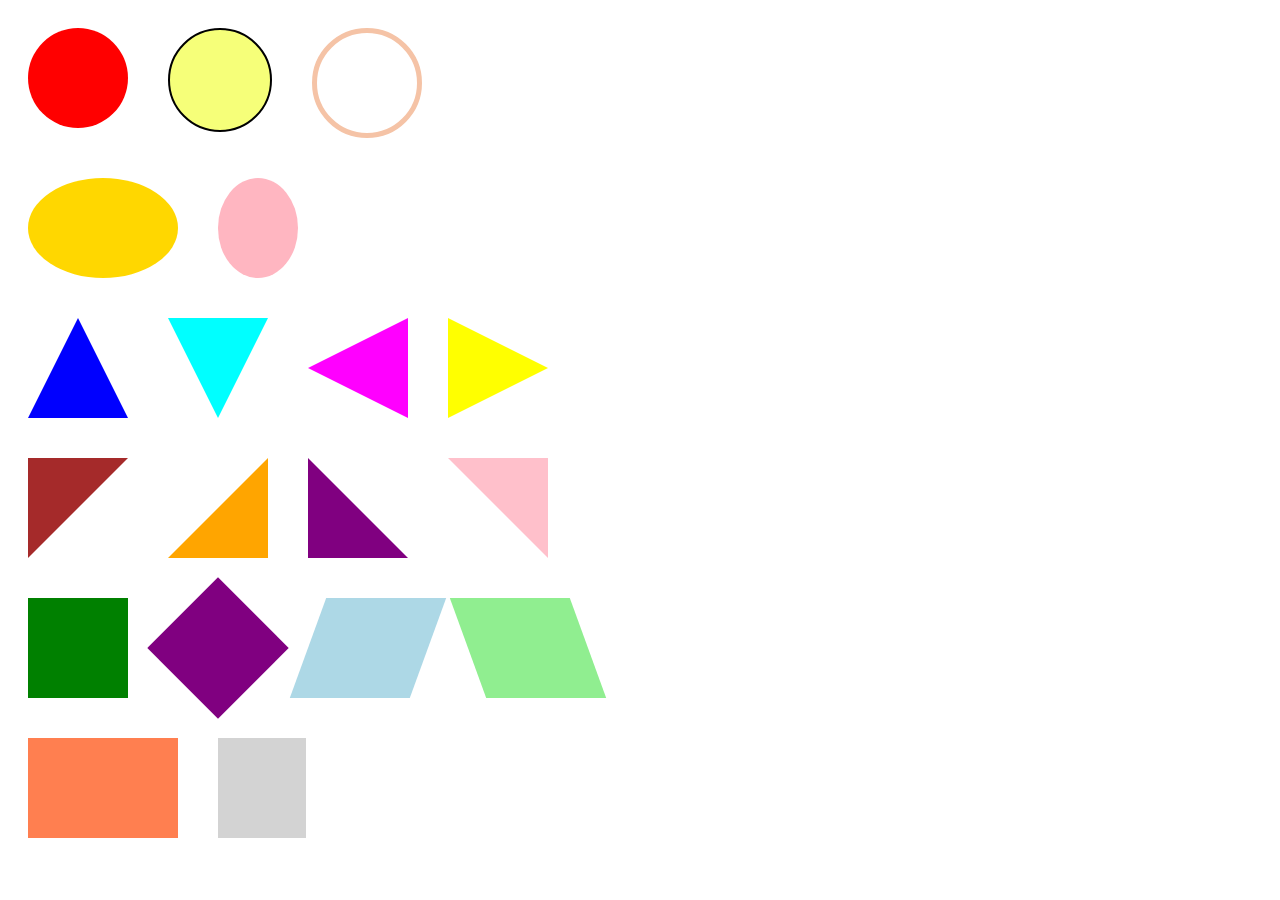
<file: aide/index1.html>
<!DOCTYPE html>
<html lang="en">
<head>
    <meta charset="UTF-8">
    <meta name="viewport" content="width=device-width, initial-scale=1.0">
    <title>easy css</title>
    <link rel="stylesheet" href="style.css">
</head>
<body>
    <div class="flex">
        <div class="circle"></div>
        <div class="circle1"></div>
        <div class="hollow-circle"></div>
    </div>

    <div class="flex">
        <div class="oval"></div>
        <div class="oval1"></div>
    </div>

    <div class="flex">
        <div class="triangle"></div>
        <div class="hollow-triangle"></div>
        <div class="triangle1"></div>
        <div class="triangle2"></div>
        <div class="triangle3"></div>
    </div>

    <div class="flex">
        <div class="right-angle"></div>
        <div class="right-angle1"></div>
        <div class="right-angle2"></div>
        <div class="right-angle3"></div>
        <div class="right-angle4"></div>
    </div>

    <div class="flex">
        <div class="square"></div>
        <div class="diamond"></div>
        <div class="parallelogram"></div>
        <div class="parallelogram1"></div>
    </div>  

    <div class="flex">
        <div class="rectangle"></div>
        <div class="rectangle1"></div>
    </div>

    


    
    

   
    
    
    
</body>
</html>
</file>
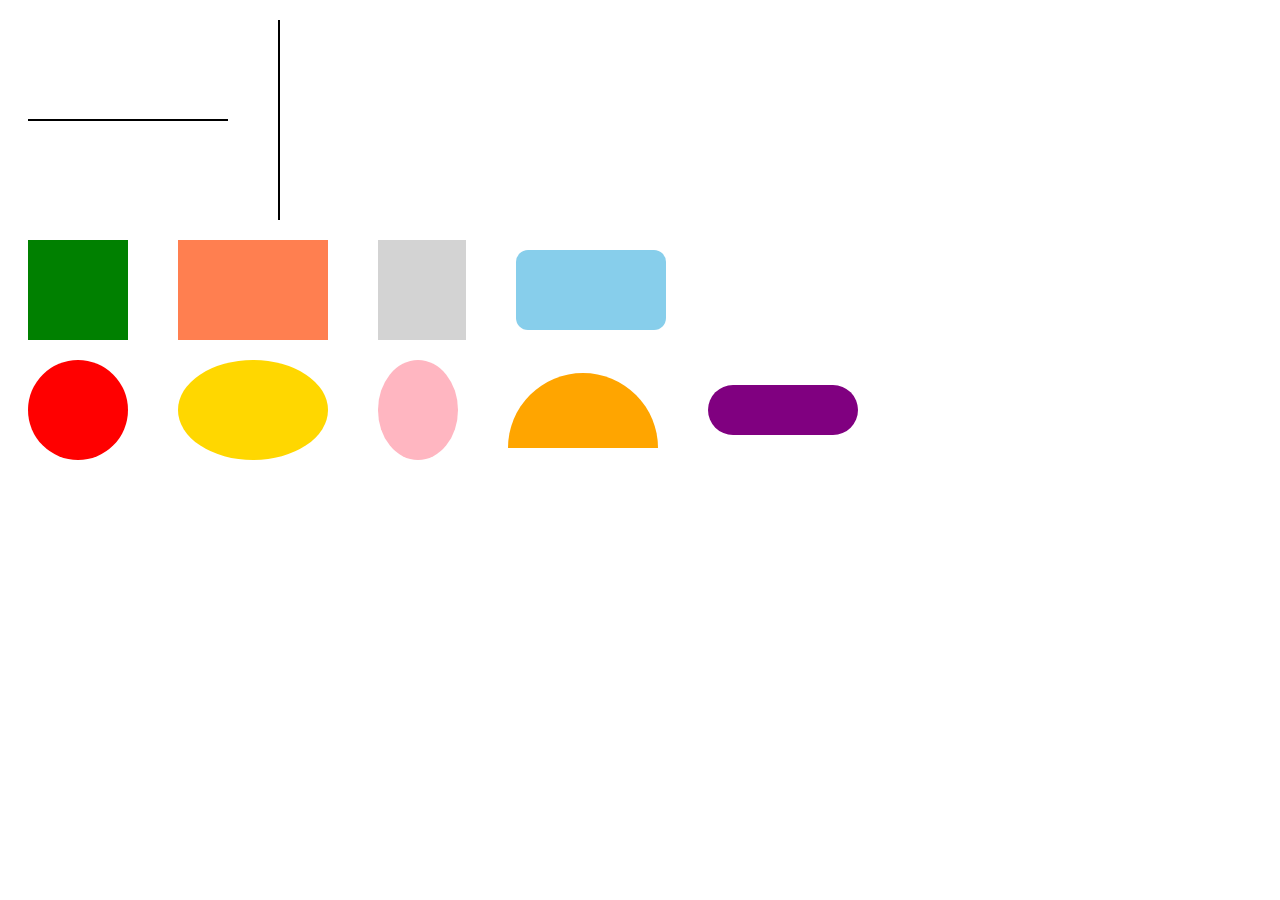
<file: aide/level1.html>
<!DOCTYPE html>
<html lang="en">
<head>
    <meta charset="UTF-8">
    <meta name="viewport" content="width=device-width, initial-scale=1.0">
    <title>Medium css</title>
    <link rel="stylesheet" href="level1.css">
</head>
<body>
    <div class="flex">
        <div class="line"></div>
        <div class="vertical-line"></div>
    </div>

    <div class="flex">
        <div class="square"></div>
        <div class="rectangle"></div>
        <div class="rectangle1"></div>
        <div class="round-rect"></div>
    </div>

    <div class="flex">
        <div class="circle"></div>
        <div class="oval"></div>
        <div class="oval1"></div>
        <div class="half-circle"></div>
        <div class="pill"></div>
    </div>
    
</body>
</html>
</file>
<file: css/styles.css>
:root {
  --primary: #1CCAE8;
  --secondary: #91E413;
  --accent: #FF006E;
  --background: #161330;
  --card-bg: #1a1a2e;
  --text: #ffffff;
  --success: #56D9BA;
  --warning: #FFBE0B;
}

* {
  margin: 0;
  padding: 0;
  box-sizing: border-box;
  font-family: 'Segoe UI', Tahoma, Geneva, Verdana, sans-serif;
}

body {
  background: linear-gradient(135deg, var(--background), #0c0b1a);
  color: var(--text);
  min-height: 100vh;
  padding: 20px;
}

.container {
  max-width: 1400px;
  margin: 0 auto;
}

.header {
  text-align: center;
  margin-bottom: 20px;
  padding: 20px;
  background: rgba(26, 26, 46, 0.8);
  border-radius: 15px;
  box-shadow: 0 10px 30px rgba(0, 0, 0, 0.3);
}

h1 {
  font-size: 2.5rem;
  margin-bottom: 20px;
  background: linear-gradient(90deg, var(--primary), var(--secondary));
  -webkit-background-clip: text;
  background-clip: text;
  color: transparent;
}

.stats-bar {
  display: flex;
  justify-content: center;
  gap: 30px;
  margin-bottom: 20px;
  flex-wrap: wrap;
}

.stat {
  background: rgba(255, 255, 255, 0.1);
  padding: 10px 20px;
  border-radius: 10px;
  min-width: 100px;
}

.stat-label {
  display: block;
  font-size: 0.8rem;
  opacity: 0.8;
}

.stat-value {
  font-size: 1.5rem;
  font-weight: bold;
  color: var(--secondary);
}

.difficulty-selector {
  display: flex;
  justify-content: center;
  gap: 10px;
  margin-bottom: 20px;
  flex-wrap: wrap;
}

.difficulty-btn {
  padding: 8px 20px;
  border: none;
  border-radius: 20px;
  background: rgba(255, 255, 255, 0.1);
  color: var(--text);
  cursor: pointer;
  transition: all 0.3s;
}

.difficulty-btn.active {
  background: var(--primary);
  color: var(--background);
  font-weight: bold;
}

.progress-bar {
  width: 100%;
  height: 10px;
  background: rgba(255, 255, 255, 0.1);
  border-radius: 5px;
  overflow: hidden;
}

.progress-fill {
  height: 100%;
  background: linear-gradient(90deg, var(--secondary), var(--success));
  width: 0%;
  transition: width 0.5s;
}

.level-selection {
  display: flex;
  justify-content: center;
  gap: 15px;
  margin: 20px 0 20px;
  flex-wrap: wrap;
}

.level-selection button {
  padding: 12px 20px;
  border: none;
  border-radius: 10px;
  background: rgba(255, 255, 255, 0.1);
  color: var(--text);
  cursor: pointer;
  transition: all 0.3s;
  font-size: 1rem;
}

.level-selection button.active {
  background: var(--primary);
  color: var(--background);
  font-weight: bold;
  transform: translateY(-3px);
  box-shadow: 0 5px 15px rgba(28, 202, 232, 0.4);
}

.instruction {
  text-align: center;
  margin-bottom: 30px;
  padding: 15px;
  background: rgba(255, 255, 255, 0.05);
  border-radius: 10px;
  font-size: 1.1rem;
}

.game-container {
  display: grid;
  grid-template-columns: 1fr 1fr 1fr;
  gap: 20px;
  margin-bottom: 30px;
}

@media (max-width: 1100px) {
  .game-container {
      grid-template-columns: 1fr;
  }
}

.panel {
  background: var(--card-bg);
  border-radius: 15px;
  padding: 20px;
  box-shadow: 0 8px 25px rgba(0, 0, 0, 0.2);
}

.panel h3 {
  display: flex;
  justify-content: space-between;
  align-items: center;
  margin-bottom: 15px;
  padding-bottom: 10px;
  border-bottom: 1px solid rgba(255, 255, 255, 0.1);
}

.level-badge {
  background: var(--accent);
  color: white;
  padding: 4px 12px;
  border-radius: 20px;
  font-size: 0.8rem;
}

.challenge-description {
  margin-bottom: 15px;
  padding: 10px;
  background: rgba(255, 255, 255, 0.05);
  border-radius: 8px;
  font-size: 1.1rem;
  min-height: 60px;
}

.preview-container {
  border: 2px dashed rgba(255, 255, 255, 0.2);
  border-radius: 10px;
  padding: 20px;
  min-height: 200px;
  display: flex;
  align-items: center;
  justify-content: center;
  margin-bottom: 15px;
  background: rgba(0, 0, 0, 0.2);
}

.preview-box {
  display: flex;
  align-items: center;
  justify-content: center;
}

textarea {
  width: 100%;
  height: 200px;
  background: rgba(0, 0, 0, 0.3);
  border: 1px solid rgba(255, 255, 255, 0.1);
  border-radius: 8px;
  padding: 15px;
  color: var(--text);
  font-family: monospace;
  font-size: 1rem;
  resize: vertical;
  margin-bottom: 15px;
}

textarea:focus {
  outline: none;
  border-color: var(--primary);
}

.actions {
  display: flex;
  gap: 10px;
  flex-wrap: wrap;
}

.btn {
  padding: 10px 15px;
  border: none;
  border-radius: 8px;
  cursor: pointer;
  font-weight: bold;
  transition: all 0.3s;
  flex: 1;
  min-width: 120px;
}

.btn-primary {
  background: var(--primary);
  color: var(--background);
}

.btn-secondary {
  background: rgba(255, 255, 255, 0.1);
  color: var(--text);
}

.btn-success {
  background: var(--success);
  color: var(--background);
}

.btn-warning {
  background: var(--warning);
  color: var(--background);
}

.btn:hover {
  transform: translateY(-2px);
  box-shadow: 0 5px 15px rgba(0, 0, 0, 0.3);
}

.hint-box {
  margin-top: 15px;
  padding: 15px;
  background: rgba(255, 193, 7, 0.1);
  border-left: 4px solid var(--warning);
  border-radius: 5px;
  display: none;
}

.comparison-view {
  margin-top: 20px;
  padding: 15px;
  background: rgba(0, 0, 0, 0.3);
  border-radius: 8px;
}

.comparison-row {
  display: grid;
  grid-template-columns: 1fr 1fr;
  gap: 15px;
}

.comparison-row > div {
  padding: 10px;
  background: rgba(0, 0, 0, 0.2);
  border-radius: 5px;
}

.comparison-row pre {
  white-space: pre-wrap;
  margin-top: 5px;
  font-family: monospace;
}

.feedback {
  position: fixed;
  top: 50%;
  left: 50%;
  transform: translate(-50%, -50%);
  background: var(--card-bg);
  padding: 30px;
  border-radius: 15px;
  box-shadow: 0 15px 50px rgba(0, 0, 0, 0.5);
  text-align: center;
  z-index: 1000;
  display: none;
  max-width: 500px;
  width: 90%;
}

.feedback h2 {
  margin-bottom: 15px;
  color: var(--success);
}

.result-message {
  padding: 15px;
  border-radius: 8px;
  margin: 15px 0;
  text-align: center;
  font-weight: bold;
  font-size: 1.2rem;
  display: none;
}

.result-message.correct {
  background: rgba(86, 217, 186, 0.2);
  border: 1px solid var(--success);
  color: var(--success);
  display: block;
}

.result-message.incorrect {
  background: rgba(255, 0, 110, 0.2);
  border: 1px solid var(--accent);
  color: var(--accent);
  display: block;
}

.confetti {
  position: fixed;
  width: 10px;
  height: 10px;
  background: var(--primary);
  border-radius: 50%;
  animation: fall linear forwards;
  z-index: 1001;
}

@keyframes fall {
  to {
      transform: translateY(100vh) rotate(360deg);
      opacity: 0;
  }
}

.achievements {
  display: flex;
  justify-content: center;
  gap: 10px;
  margin-bottom: 20px;
  flex-wrap: wrap;
}

.achievement {
  background: rgba(255, 255, 255, 0.1);
  padding: 8px 15px;
  border-radius: 20px;
  font-size: 0.9rem;
  display: flex;
  align-items: center;
  gap: 5px;
}

.level-counter {
  text-align: center;
  margin-bottom: 5px;
  font-size: 1.1rem;
  opacity: 0.8;
}

.timer {
  text-align: center;
  margin-bottom: 10px;
  font-size: 1.1rem;
  font-family: monospace;
}

/* Bouton Start */
#start {
  display: block;
  margin: 0 auto 15px;
  padding: 10px 26px;
  border-radius: 999px;
  border: none;
  background: var(--accent);
  color: var(--text);
  font-weight: 600;
  cursor: pointer;
  transition: all 0.3s;
}

#start:hover:not(:disabled) {
  transform: translateY(-2px);
  box-shadow: 0 6px 18px rgba(0, 0, 0, 0.4);
}

#start:disabled {
  opacity: 0.6;
  cursor: default;
}

/* Section couleurs du niveau */
.color-section {
  margin: 10px 0 25px;
  padding: 15px 20px;
  background: rgba(255, 255, 255, 0.03);
  border-radius: 12px;
  border: 1px solid rgba(255, 255, 255, 0.06);
}

.color-section h3 {
  margin-bottom: 10px;
  font-size: 1rem;
  opacity: 0.9;
}

.color-palette {
  display: flex;
  flex-wrap: wrap;
  gap: 10px;
}

.color-item {
  display: flex;
  align-items: center;
  gap: 8px;
  padding: 6px 10px;
  border-radius: 999px;
  background: rgba(0, 0, 0, 0.25);
  border: 1px solid rgba(255, 255, 255, 0.08);
  font-size: 0.85rem;
}

.color-swatch {
  width: 18px;
  height: 18px;
  border-radius: 50%;
  border: 2px solid rgba(255, 255, 255, 0.6);
}

.color-code {
  font-family: monospace;
  opacity: 0.9;
}

.btn-copy {
  border: none;
  outline: none;
  padding: 4px 10px;
  border-radius: 999px;
  font-size: 0.75rem;
  cursor: pointer;
  background: var(--primary);
  color: var(--background);
  transition: all 0.2s;
}

.btn-copy:disabled {
  opacity: 0.6;
  cursor: default;
}

.btn-copy:hover:not(:disabled) {
  transform: translateY(-1px);
  box-shadow: 0 4px 10px rgba(0, 0, 0, 0.4);
}
</file>
<file: aide/style.css>
.flex{
    display: flex;
}

/*--------------------circle----------------------------------------*/
.circle {    
    width: 100px;    
    height: 100px;    
    background-color: red;    
    border-radius: 50%; 
    margin: 20px;
}
.circle1 {    
    width: 100px;    
    height: 100px;    
    background-color: rgb(246, 255, 121);    
    border-radius: 50%; 
    margin: 20px;
    border: 2px solid black;
}
.hollow-circle {
    width: 100px;
    height: 100px;
    border: 5px solid rgb(245, 195, 166);
    border-radius: 50%;
    background-color: transparent;
    margin: 20px;
}

.oval {
    width: 150px;
    height: 100px;
    background-color: gold;
    border-radius: 50%;
    margin: 20px;
}
.oval1 {
    width: 80px;
    height: 100px;
    background-color: lightpink;
    border-radius: 50%;
    margin: 20px;
}

/*--------------------triangle----------------------------------------*/
.triangle {
    width: 0;
    height: 0;
    border-left: 50px solid transparent;
    border-right: 50px solid transparent;
    border-bottom: 100px solid blue;
    margin: 20px;
}
.triangle1 {
    width: 0;
    height: 0;
    border-left: 50px solid transparent;
    border-right: 50px solid transparent;
    border-top: 100px solid cyan;
    margin: 20px;
}
.triangle2 {
    width: 0;
    height: 0;
    border-top: 50px solid transparent;
    border-bottom: 50px solid transparent;
    border-right: 100px solid magenta;
    margin: 20px;
}
.triangle3 {
    width: 0;
    height: 0;
    border-top: 50px solid transparent;
    border-bottom: 50px solid transparent;
    border-left: 100px solid yellow;
    margin: 20px;
}

.right-angle {
    width: 0;
    height: 0;
    border-bottom: 100px solid transparent;
    border-left: 100px solid brown;
    margin: 20px;
}
.right-angle1 {
    width: 0;
    height: 0;
    border-top: 100px solid transparent;
    border-right: 100px solid orange;
    margin: 20px;
}
.right-angle2 {
    width: 0;
    height: 0;
    border-top: 100px solid transparent;
    border-left: 100px solid purple;
    margin: 20px;
}
.right-angle3 {
    width: 0;
    height: 0;
    border-bottom: 100px solid transparent;
    border-right: 100px solid pink;
    margin: 20px;
}

/*--------------------square----------------------------------------*/
.square {
    width: 100px;
    height: 100px;
    background-color: green;
    margin: 20px;
}
.diamond {
    width: 100px;
    height: 100px;
    background-color: purple;
    transform: rotate(45deg);
    margin: 20px;
}
.parallelogram {
    width: 120px;
    height: 100px;
    background-color: lightblue;
    transform: skew(-20deg);
    margin: 20px;
}
.parallelogram1 {
    width: 120px;
    height: 100px;
    background-color: lightgreen;
    transform: skew(20deg);
    margin: 20px;
}

.rectangle {
    width: 150px;
    height: 100px;
    background-color: coral;
    margin: 20px;
}
.rectangle1 {
    width: 88px;
    height: 100px;
    background-color: lightgray;
    margin: 20px;
}
</file>
<file: aide/level1.css>
.flex{
    display: flex;
    gap: 50px;
    margin: 20px;
    align-items: center;
}

/*-------------line------------------------------------------*/
.line {
  width: 200px;
  height: 2px;
  background: black;
}

.vertical-line {
  width: 2px;
  height: 200px;
  background: black;
}

/*-------------circle------------------------------------------*/
.circle {    
    width: 100px;    
    height: 100px;    
    background-color: red;    
    border-radius: 50%; 
}

.oval {
    width: 150px;
    height: 100px;
    background-color: gold;
    border-radius: 50%;
}

.oval1 {
    width: 80px;
    height: 100px;
    background-color: lightpink;
    border-radius: 50%;
}

.half-circle {
  width: 150px;
  height: 75px;
  background: orange;
  border-radius: 150px 150px 0 0;
}

.pill {
  width: 150px;
  height: 50px;
  background: purple;
  border-radius: 50px;
}



/*-------------square------------------------------------------*/
.square {
    width: 100px;
    height: 100px;
    background-color: green;
}

.rectangle {
    width: 150px;
    height: 100px;
    background-color: coral;
}

.rectangle1 {
    width: 88px;
    height: 100px;
    background-color: lightgray;
}

.round-rect {
  width: 150px;
  height: 80px;
  background: skyblue;
  border-radius: 12px;
}
</file>
